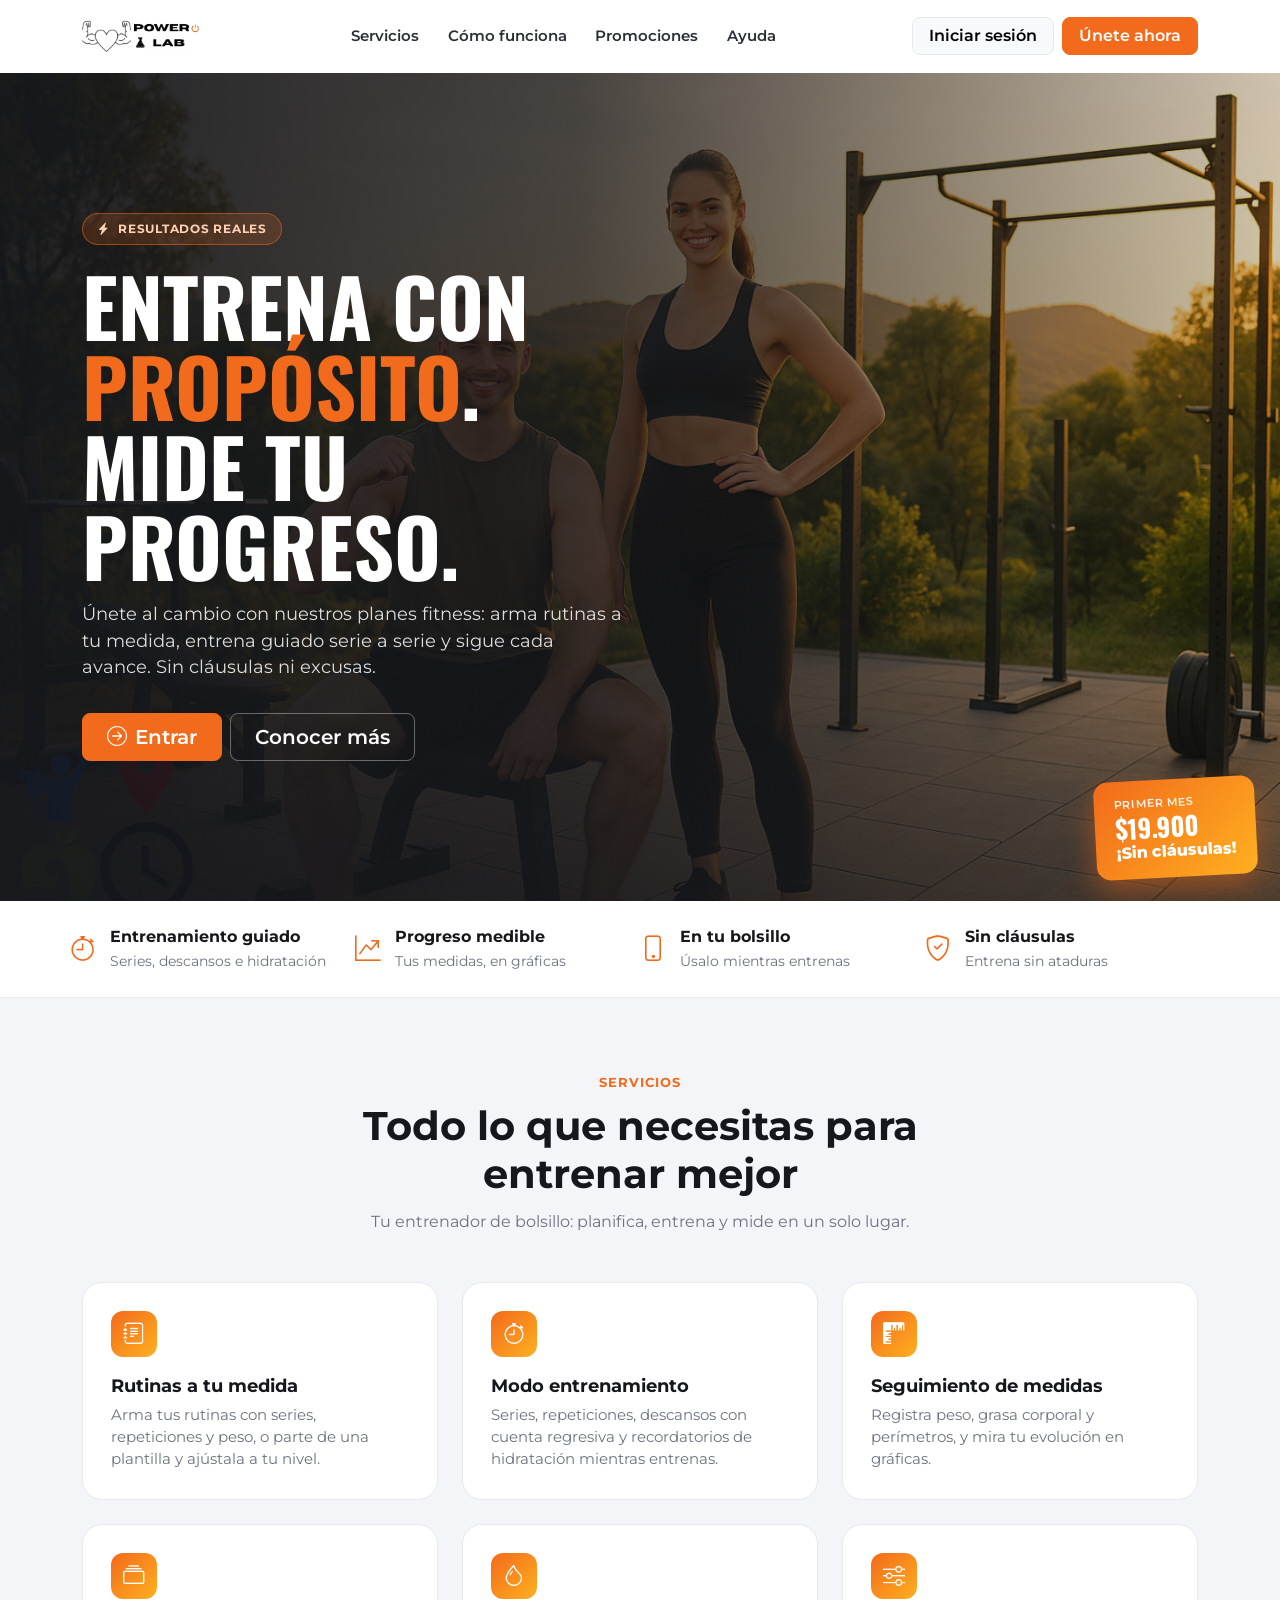
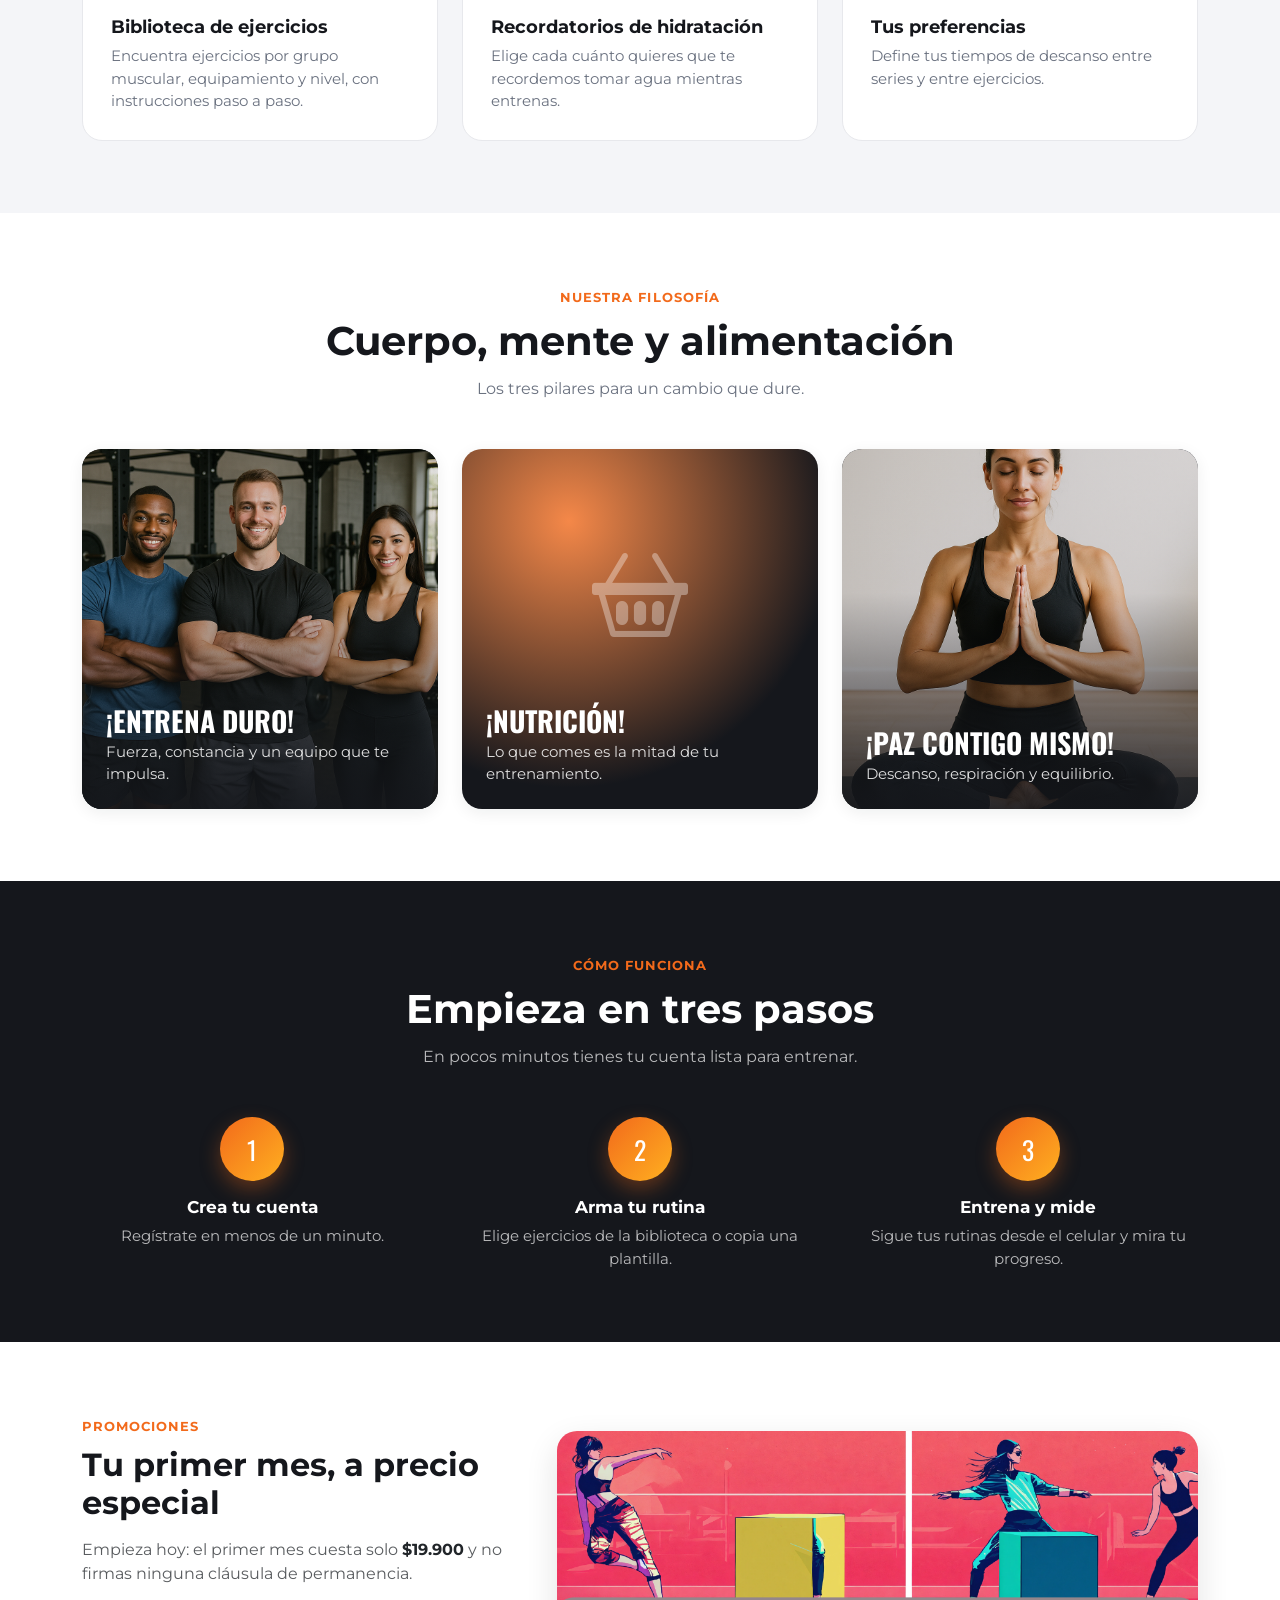
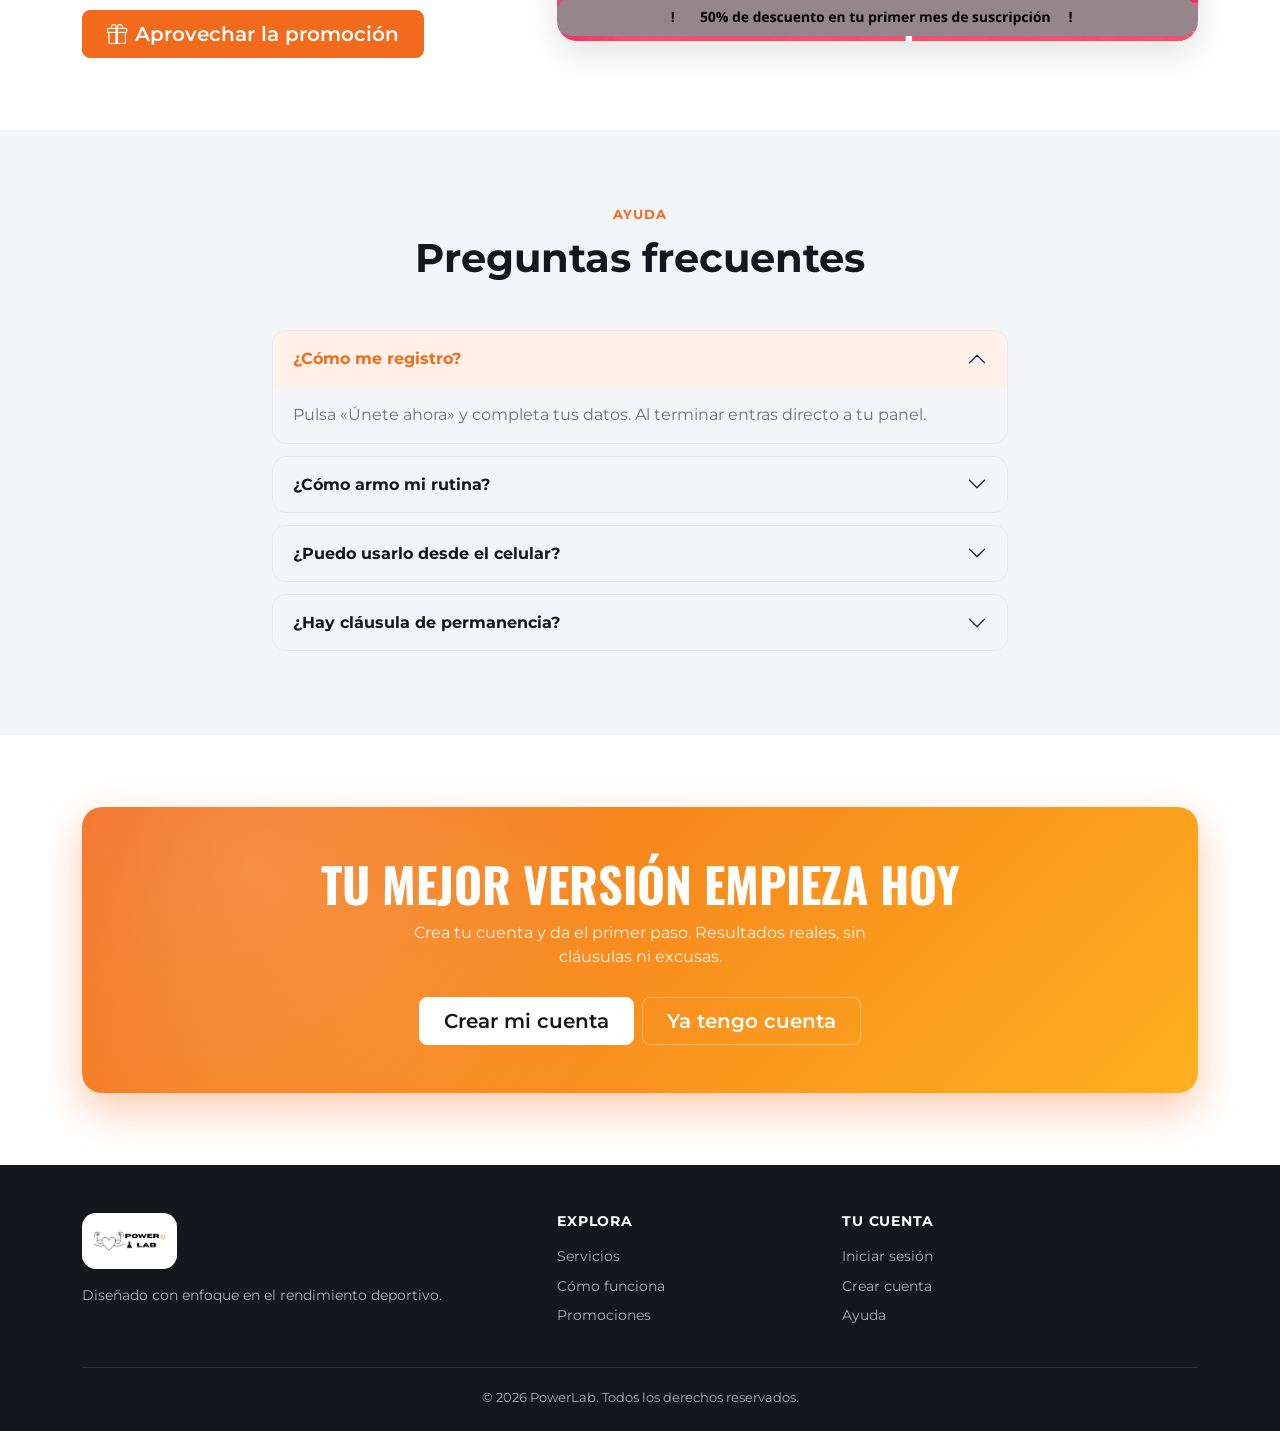
<file: powerlab2.0-main/views/index.html>
<!DOCTYPE html>
<html lang="es">
<head>
  <meta charset="UTF-8">
  <meta name="viewport" content="width=device-width, initial-scale=1, viewport-fit=cover">
  <meta name="description" content="PowerLab: arma tus rutinas, entrena con temporizador y sigue tu progreso. Primer mes sin cláusulas.">
  <meta name="theme-color" content="#15171c">
  <title>PowerLab · Entrena con propósito</title>
  <link rel="icon" href="../imagenes/logopower.png" type="image/png">

  <link rel="preconnect" href="https://fonts.googleapis.com">
  <link rel="preconnect" href="https://fonts.gstatic.com" crossorigin>
  <link href="https://fonts.googleapis.com/css2?family=Montserrat:wght@400;500;600;700;800&family=Oswald:wght@500;600&display=swap" rel="stylesheet">
  <link href="https://cdn.jsdelivr.net/npm/bootstrap@5.3.3/dist/css/bootstrap.min.css" rel="stylesheet">
  <link href="https://cdn.jsdelivr.net/npm/bootstrap-icons@1.11.3/font/bootstrap-icons.min.css" rel="stylesheet">
  <link href="../views/css/deportista.css" rel="stylesheet">
  <link href="../views/css/publico.css" rel="stylesheet">
</head>
<body class="pl-publico">

  <!-- Navbar -->
  <nav class="navbar navbar-expand-lg pub-nav">
    <div class="container">
      <a class="navbar-brand" href="index.html"><img src="../imagenes/logopower.png" alt="PowerLab"></a>
      <button class="navbar-toggler" type="button" data-bs-toggle="collapse" data-bs-target="#menuPublico" aria-controls="menuPublico" aria-expanded="false" aria-label="Abrir menú">
        <i class="bi bi-list"></i>
      </button>
      <div class="collapse navbar-collapse" id="menuPublico">
        <ul class="navbar-nav mx-auto">
          <li class="nav-item"><a class="nav-link" href="#servicios">Servicios</a></li>
          <li class="nav-item"><a class="nav-link" href="#como-funciona">Cómo funciona</a></li>
          <li class="nav-item"><a class="nav-link" href="#promociones">Promociones</a></li>
          <li class="nav-item"><a class="nav-link" href="#ayuda">Ayuda</a></li>
        </ul>
        <div class="d-flex gap-2 align-items-center pub-nav__acciones">
          <a href="inicio-de-sesion.php" class="btn btn-light border px-3">Iniciar sesión</a>
          <a href="registro.php" class="btn btn-pl px-3">Únete ahora</a>
        </div>
      </div>
    </div>
  </nav>

  <!-- Hero -->
  <header class="pub-hero">
    <img src="../imagenes/anuncio2.png" alt="" class="pub-hero__img" fetchpriority="high">
    <div class="container pub-hero__contenido">
      <div class="col-lg-7 col-xl-6">
        <span class="pub-hero__kicker"><i class="bi bi-lightning-charge-fill"></i>Resultados reales</span>
        <h1 class="pub-hero__titulo">Entrena con <span>propósito</span>.<br>Mide tu progreso.</h1>
        <p class="pub-hero__texto">Únete al cambio con nuestros planes fitness: arma rutinas a tu medida, entrena guiado serie a serie y sigue cada avance. Sin cláusulas ni excusas.</p>
        <div class="d-flex flex-wrap gap-2">
          <a href="Elije-tu-rol.html" class="btn btn-pl btn-lg px-4"><i class="bi bi-arrow-right-circle me-2"></i>Entrar</a>
          <a href="#servicios" class="btn btn-pl-fantasma btn-lg px-4">Conocer más</a>
        </div>
      </div>
    </div>
    <div class="pub-promo-badge">
      <small>Primer mes</small>
      <strong>$19.900</strong>
      ¡Sin cláusulas!
    </div>
  </header>

  <!-- Beneficios -->
  <section class="pub-beneficios" aria-label="Beneficios">
    <div class="container">
      <div class="row row-cols-1 row-cols-sm-2 row-cols-lg-4">
        <div class="col pub-beneficio pl-reveal"><i class="bi bi-stopwatch"></i><div><strong>Entrenamiento guiado</strong><span>Series, descansos e hidratación</span></div></div>
        <div class="col pub-beneficio pl-reveal"><i class="bi bi-graph-up-arrow"></i><div><strong>Progreso medible</strong><span>Tus medidas, en gráficas</span></div></div>
        <div class="col pub-beneficio pl-reveal"><i class="bi bi-phone"></i><div><strong>En tu bolsillo</strong><span>Úsalo mientras entrenas</span></div></div>
        <div class="col pub-beneficio pl-reveal"><i class="bi bi-shield-check"></i><div><strong>Sin cláusulas</strong><span>Entrena sin ataduras</span></div></div>
      </div>
    </div>
  </section>

  <!-- Servicios -->
  <section class="pub-seccion pub-seccion--gris" id="servicios">
    <div class="container">
      <div class="pub-encabezado pl-reveal">
        <span class="pub-encabezado__kicker">Servicios</span>
        <h2>Todo lo que necesitas para entrenar mejor</h2>
        <p>Tu entrenador de bolsillo: planifica, entrena y mide en un solo lugar.</p>
      </div>
      <div class="row g-4">
        <div class="col-md-6 col-lg-4 pl-reveal">
          <article class="pub-servicio">
            <span class="pl-acceso__icono"><i class="bi bi-journal-text"></i></span>
            <h3>Rutinas a tu medida</h3>
            <p>Arma tus rutinas con series, repeticiones y peso, o parte de una plantilla y ajústala a tu nivel.</p>
          </article>
        </div>
        <div class="col-md-6 col-lg-4 pl-reveal">
          <article class="pub-servicio">
            <span class="pl-acceso__icono"><i class="bi bi-stopwatch"></i></span>
            <h3>Modo entrenamiento</h3>
            <p>Series, repeticiones, descansos con cuenta regresiva y recordatorios de hidratación mientras entrenas.</p>
          </article>
        </div>
        <div class="col-md-6 col-lg-4 pl-reveal">
          <article class="pub-servicio">
            <span class="pl-acceso__icono"><i class="bi bi-rulers"></i></span>
            <h3>Seguimiento de medidas</h3>
            <p>Registra peso, grasa corporal y perímetros, y mira tu evolución en gráficas.</p>
          </article>
        </div>
        <div class="col-md-6 col-lg-4 pl-reveal">
          <article class="pub-servicio">
            <span class="pl-acceso__icono"><i class="bi bi-collection"></i></span>
            <h3>Biblioteca de ejercicios</h3>
            <p>Encuentra ejercicios por grupo muscular, equipamiento y nivel, con instrucciones paso a paso.</p>
          </article>
        </div>
        <div class="col-md-6 col-lg-4 pl-reveal">
          <article class="pub-servicio">
            <span class="pl-acceso__icono"><i class="bi bi-droplet"></i></span>
            <h3>Recordatorios de hidratación</h3>
            <p>Elige cada cuánto quieres que te recordemos tomar agua mientras entrenas.</p>
          </article>
        </div>
        <div class="col-md-6 col-lg-4 pl-reveal">
          <article class="pub-servicio">
            <span class="pl-acceso__icono"><i class="bi bi-sliders"></i></span>
            <h3>Tus preferencias</h3>
            <p>Define tus tiempos de descanso entre series y entre ejercicios.</p>
          </article>
        </div>
      </div>
    </div>
  </section>

  <!-- Pilares -->
  <section class="pub-seccion">
    <div class="container">
      <div class="pub-encabezado pl-reveal">
        <span class="pub-encabezado__kicker">Nuestra filosofía</span>
        <h2>Cuerpo, mente y alimentación</h2>
        <p>Los tres pilares para un cambio que dure.</p>
      </div>
      <div class="row g-4">
        <div class="col-md-4 pl-reveal">
          <div class="pub-pilar">
            <img src="../imagenes/instructores.png" alt="Personas entrenando en el gimnasio" loading="lazy">
            <div class="pub-pilar__texto">
              <h3>¡Entrena duro!</h3>
              <p>Fuerza, constancia y un equipo que te impulsa.</p>
            </div>
          </div>
        </div>
        <div class="col-md-4 pl-reveal">
          <div class="pub-pilar pub-pilar--icono">
            <i class="bi bi-basket2"></i>
            <div class="pub-pilar__texto">
              <h3>¡Nutrición!</h3>
              <p>Lo que comes es la mitad de tu entrenamiento.</p>
            </div>
          </div>
        </div>
        <div class="col-md-4 pl-reveal">
          <div class="pub-pilar">
            <img src="../imagenes/joga.png" alt="Persona meditando en postura de yoga" loading="lazy">
            <div class="pub-pilar__texto">
              <h3>¡Paz contigo mismo!</h3>
              <p>Descanso, respiración y equilibrio.</p>
            </div>
          </div>
        </div>
      </div>
    </div>
  </section>

  <!-- Cómo funciona -->
  <section class="pub-seccion pub-seccion--oscura" id="como-funciona">
    <div class="container">
      <div class="pub-encabezado pl-reveal">
        <span class="pub-encabezado__kicker">Cómo funciona</span>
        <h2>Empieza en tres pasos</h2>
        <p>En pocos minutos tienes tu cuenta lista para entrenar.</p>
      </div>
      <div class="row g-5">
        <div class="col-md-4 pub-paso pl-reveal">
          <div class="pub-paso__numero">1</div>
          <h3>Crea tu cuenta</h3>
          <p>Regístrate en menos de un minuto.</p>
        </div>
        <div class="col-md-4 pub-paso pl-reveal">
          <div class="pub-paso__numero">2</div>
          <h3>Arma tu rutina</h3>
          <p>Elige ejercicios de la biblioteca o copia una plantilla.</p>
        </div>
        <div class="col-md-4 pub-paso pl-reveal">
          <div class="pub-paso__numero">3</div>
          <h3>Entrena y mide</h3>
          <p>Sigue tus rutinas desde el celular y mira tu progreso.</p>
        </div>
      </div>
    </div>
  </section>

  <!-- Promociones -->
  <section class="pub-seccion" id="promociones">
    <div class="container">
      <div class="row g-4 align-items-center">
        <div class="col-lg-5 pl-reveal">
          <span class="pub-encabezado__kicker">Promociones</span>
          <h2 class="mt-2 mb-3">Tu primer mes, a precio especial</h2>
          <p class="text-body-secondary mb-4">Empieza hoy: el primer mes cuesta solo <strong class="text-body">$19.900</strong> y no firmas ninguna cláusula de permanencia.</p>
          <a href="registro.php" class="btn btn-pl btn-lg px-4"><i class="bi bi-gift me-2"></i>Aprovechar la promoción</a>
        </div>
        <div class="col-lg-7 pl-reveal">
          <div class="pub-promo">
            <img src="../imagenes/descuentos.png" alt="50% de descuento en tu primer mes de suscripción" loading="lazy">
          </div>
        </div>
      </div>
    </div>
  </section>

  <!-- Ayuda / preguntas frecuentes -->
  <section class="pub-seccion pub-seccion--gris" id="ayuda">
    <div class="container">
      <div class="pub-encabezado pl-reveal">
        <span class="pub-encabezado__kicker">Ayuda</span>
        <h2>Preguntas frecuentes</h2>
      </div>
      <div class="row justify-content-center">
        <div class="col-lg-8">
          <div class="accordion pub-faq pl-reveal" id="faq">
            <div class="accordion-item">
              <h3 class="accordion-header">
                <button class="accordion-button" type="button" data-bs-toggle="collapse" data-bs-target="#faq1" aria-expanded="true" aria-controls="faq1">¿Cómo me registro?</button>
              </h3>
              <div id="faq1" class="accordion-collapse collapse show" data-bs-parent="#faq">
                <div class="accordion-body">Pulsa «Únete ahora» y completa tus datos. Al terminar entras directo a tu panel.</div>
              </div>
            </div>
            <div class="accordion-item">
              <h3 class="accordion-header">
                <button class="accordion-button collapsed" type="button" data-bs-toggle="collapse" data-bs-target="#faq2" aria-expanded="false" aria-controls="faq2">¿Cómo armo mi rutina?</button>
              </h3>
              <div id="faq2" class="accordion-collapse collapse" data-bs-parent="#faq">
                <div class="accordion-body">Desde «Mis rutinas» eliges ejercicios de la biblioteca y defines series, repeticiones y peso. También puedes copiar una plantilla y modificarla a tu gusto.</div>
              </div>
            </div>
            <div class="accordion-item">
              <h3 class="accordion-header">
                <button class="accordion-button collapsed" type="button" data-bs-toggle="collapse" data-bs-target="#faq3" aria-expanded="false" aria-controls="faq3">¿Puedo usarlo desde el celular?</button>
              </h3>
              <div id="faq3" class="accordion-collapse collapse" data-bs-parent="#faq">
                <div class="accordion-body">Sí. PowerLab está diseñado primero para móvil, para que lo uses mientras entrenas.</div>
              </div>
            </div>
            <div class="accordion-item">
              <h3 class="accordion-header">
                <button class="accordion-button collapsed" type="button" data-bs-toggle="collapse" data-bs-target="#faq4" aria-expanded="false" aria-controls="faq4">¿Hay cláusula de permanencia?</button>
              </h3>
              <div id="faq4" class="accordion-collapse collapse" data-bs-parent="#faq">
                <div class="accordion-body">No. Puedes entrenar con nosotros sin cláusulas.</div>
              </div>
            </div>
          </div>
        </div>
      </div>
    </div>
  </section>

  <!-- Llamado final -->
  <section class="pub-seccion">
    <div class="container">
      <div class="pub-cta pl-reveal">
        <h2>Tu mejor versión empieza hoy</h2>
        <p>Crea tu cuenta y da el primer paso. Resultados reales, sin cláusulas ni excusas.</p>
        <div class="d-flex flex-wrap justify-content-center gap-2">
          <a href="registro.php" class="btn btn-pl-claro btn-lg px-4">Crear mi cuenta</a>
          <a href="inicio-de-sesion.php" class="btn btn-pl-fantasma btn-lg px-4">Ya tengo cuenta</a>
        </div>
      </div>
    </div>
  </section>

  <!-- Footer -->
  <footer class="pub-footer">
    <div class="container">
      <div class="row g-4">
        <div class="col-lg-5">
          <span class="pub-footer__logo"><img src="../imagenes/logopower.png" alt="PowerLab"></span>
          <p class="mt-3 mb-0">Diseñado con enfoque en el rendimiento deportivo.</p>
        </div>
        <div class="col-6 col-lg-3">
          <h4>Explora</h4>
          <ul>
            <li><a href="#servicios">Servicios</a></li>
            <li><a href="#como-funciona">Cómo funciona</a></li>
            <li><a href="#promociones">Promociones</a></li>
          </ul>
        </div>
        <div class="col-6 col-lg-4">
          <h4>Tu cuenta</h4>
          <ul>
            <li><a href="inicio-de-sesion.php">Iniciar sesión</a></li>
            <li><a href="registro.php">Crear cuenta</a></li>
            <li><a href="#ayuda">Ayuda</a></li>
          </ul>
        </div>
      </div>
      <div class="pub-footer__legal text-center">© <span data-pub-anio>2025</span> PowerLab. Todos los derechos reservados.</div>
    </div>
  </footer>

  <div class="pl-toasts" id="plToasts" aria-live="polite" aria-atomic="true"></div>

  <script src="https://cdn.jsdelivr.net/npm/bootstrap@5.3.3/dist/js/bootstrap.bundle.min.js"></script>
  <script src="../views/js/deportista.js"></script>
  <script src="../views/js/publico.js"></script>
</body>
</html>
</file>
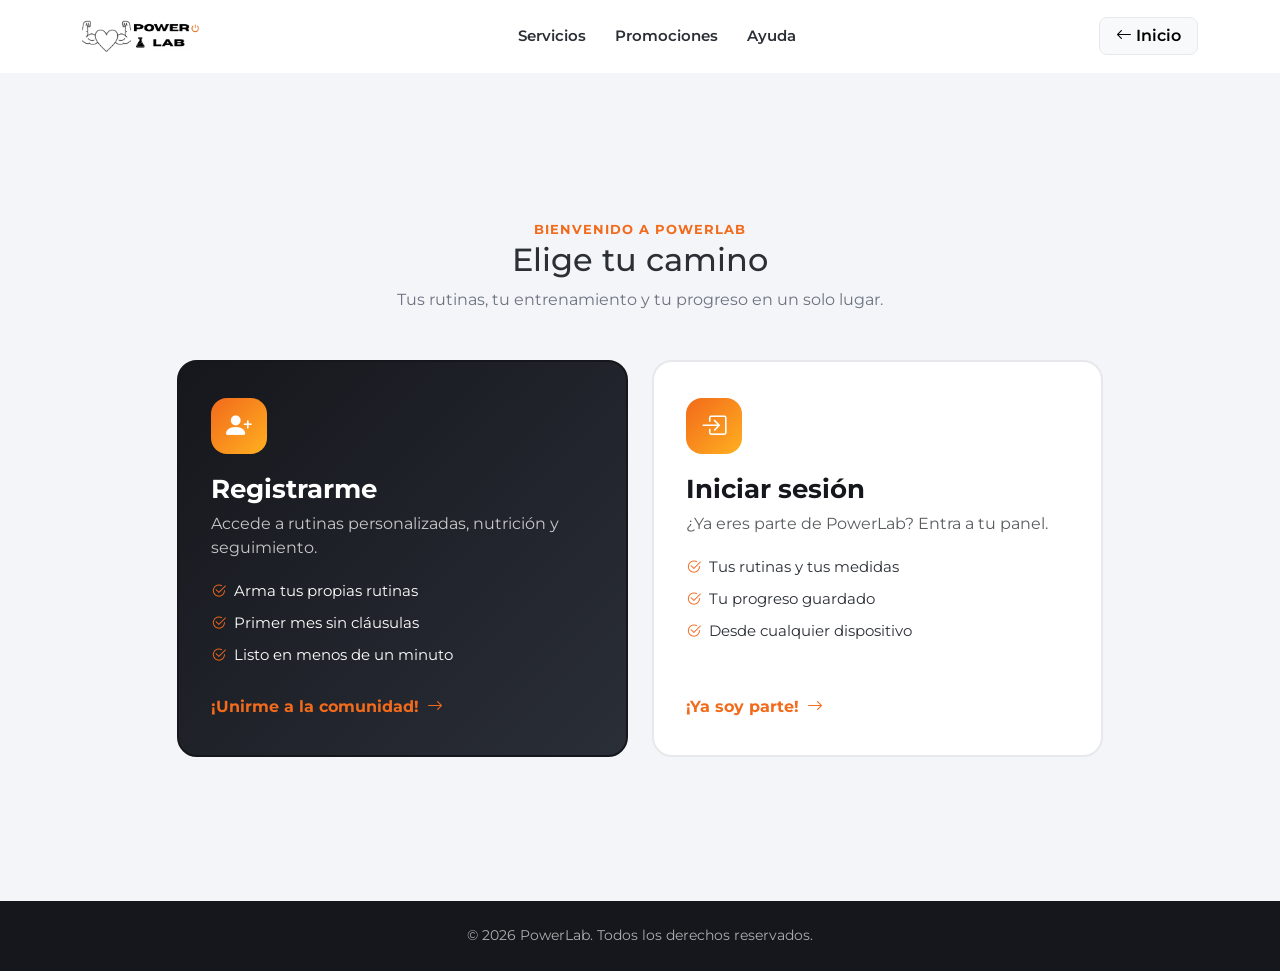
<file: powerlab2.0-main/views/Elije-tu-rol.html>
<!DOCTYPE html>
<html lang="es">
<head>
  <meta charset="UTF-8">
  <meta name="viewport" content="width=device-width, initial-scale=1, viewport-fit=cover">
  <meta name="theme-color" content="#15171c">
  <title>Elige tu camino · PowerLab</title>
  <link rel="icon" href="../imagenes/logopower.png" type="image/png">

  <link rel="preconnect" href="https://fonts.googleapis.com">
  <link rel="preconnect" href="https://fonts.gstatic.com" crossorigin>
  <link href="https://fonts.googleapis.com/css2?family=Montserrat:wght@400;500;600;700;800&family=Oswald:wght@500;600&display=swap" rel="stylesheet">
  <link href="https://cdn.jsdelivr.net/npm/bootstrap@5.3.3/dist/css/bootstrap.min.css" rel="stylesheet">
  <link href="https://cdn.jsdelivr.net/npm/bootstrap-icons@1.11.3/font/bootstrap-icons.min.css" rel="stylesheet">
  <link href="../views/css/deportista.css" rel="stylesheet">
  <link href="../views/css/publico.css" rel="stylesheet">
</head>
<body class="pl-publico">

  <!-- Navbar -->
  <nav class="navbar navbar-expand-lg pub-nav">
    <div class="container">
      <a class="navbar-brand" href="index.html"><img src="../imagenes/logopower.png" alt="PowerLab"></a>
      <button class="navbar-toggler" type="button" data-bs-toggle="collapse" data-bs-target="#menuPublico" aria-controls="menuPublico" aria-expanded="false" aria-label="Abrir menú">
        <i class="bi bi-list"></i>
      </button>
      <div class="collapse navbar-collapse" id="menuPublico">
        <ul class="navbar-nav mx-auto">
          <li class="nav-item"><a class="nav-link" href="index.html#servicios">Servicios</a></li>
          <li class="nav-item"><a class="nav-link" href="index.html#promociones">Promociones</a></li>
          <li class="nav-item"><a class="nav-link" href="index.html#ayuda">Ayuda</a></li>
        </ul>
        <div class="d-flex gap-2 align-items-center pub-nav__acciones">
          <a href="index.html" class="btn btn-light border px-3"><i class="bi bi-arrow-left me-1"></i>Inicio</a>
        </div>
      </div>
    </div>
  </nav>

  <main class="pub-camino">
    <div class="container">
      <div class="pub-encabezado mb-4 mb-md-5 pl-reveal">
        <span class="pub-encabezado__kicker">Bienvenido a PowerLab</span>
        <h1 class="h2">Elige tu camino</h1>
        <p>Tus rutinas, tu entrenamiento y tu progreso en un solo lugar.</p>
      </div>

      <div class="row g-4 justify-content-center">
        <div class="col-md-6 col-lg-5 pl-reveal">
          <a href="registro.php" class="pub-opcion pub-opcion--destacada">
            <span class="pl-acceso__icono"><i class="bi bi-person-plus-fill"></i></span>
            <h2>Registrarme</h2>
            <p class="mb-0">Accede a rutinas personalizadas, nutrición y seguimiento.</p>
            <ul>
              <li><i class="bi bi-check2-circle"></i>Arma tus propias rutinas</li>
              <li><i class="bi bi-check2-circle"></i>Primer mes sin cláusulas</li>
              <li><i class="bi bi-check2-circle"></i>Listo en menos de un minuto</li>
            </ul>
            <span class="pub-opcion__accion">¡Unirme a la comunidad! <i class="bi bi-arrow-right pub-opcion__flecha"></i></span>
          </a>
        </div>

        <div class="col-md-6 col-lg-5 pl-reveal">
          <a href="inicio-de-sesion.php" class="pub-opcion">
            <span class="pl-acceso__icono"><i class="bi bi-box-arrow-in-right"></i></span>
            <h2>Iniciar sesión</h2>
            <p class="text-body-secondary mb-0">¿Ya eres parte de PowerLab? Entra a tu panel.</p>
            <ul>
              <li><i class="bi bi-check2-circle"></i>Tus rutinas y tus medidas</li>
              <li><i class="bi bi-check2-circle"></i>Tu progreso guardado</li>
              <li><i class="bi bi-check2-circle"></i>Desde cualquier dispositivo</li>
            </ul>
            <span class="pub-opcion__accion">¡Ya soy parte! <i class="bi bi-arrow-right pub-opcion__flecha"></i></span>
          </a>
        </div>
      </div>
    </div>
  </main>

  <footer class="pub-footer py-4">
    <div class="container text-center">© <span data-pub-anio>2025</span> PowerLab. Todos los derechos reservados.</div>
  </footer>

  <div class="pl-toasts" id="plToasts" aria-live="polite" aria-atomic="true"></div>

  <script src="https://cdn.jsdelivr.net/npm/bootstrap@5.3.3/dist/js/bootstrap.bundle.min.js"></script>
  <script src="../views/js/deportista.js"></script>
  <script src="../views/js/publico.js"></script>
</body>
</html>
</file>
<file: powerlab2.0-main/views/css/deportista.css>
/* =========================================================
   PowerLab · Estilos del rol deportista
   Paleta tomada del logo: negro tinta + naranja "power".
   ========================================================= */

:root {
  /* Marca */
  --pl-primario: #f26a1b;
  --pl-primario-hover: #d9590f;
  --pl-primario-suave: #fff1e8;
  --pl-primario-rgb: 242, 106, 27;
  --pl-acento: #ffb020;

  /* Neutros */
  --pl-tinta: #15171c;
  --pl-tinta-2: #2a2e37;
  --pl-texto: #2b2f36;
  --pl-texto-suave: #6b7280;
  --pl-borde: #e7e8ec;
  --pl-fondo: #f4f5f8;
  --pl-superficie: #ffffff;

  /* Estados */
  --pl-exito: #16a34a;
  --pl-exito-suave: #e8f7ee;
  --pl-alerta: #d97706;
  --pl-alerta-suave: #fff6e0;
  --pl-peligro: #dc2626;
  --pl-peligro-suave: #fdecec;
  --pl-info: #2563eb;
  --pl-info-suave: #e9f0ff;

  /* Tipografía */
  --pl-fuente: "Montserrat", system-ui, -apple-system, "Segoe UI", sans-serif;
  --pl-fuente-display: "Oswald", "Montserrat", sans-serif;

  /* Forma */
  --pl-radio-sm: 0.5rem;
  --pl-radio: 0.875rem;
  --pl-radio-lg: 1.25rem;
  --pl-sombra-sm: 0 1px 2px rgba(21, 23, 28, 0.06), 0 1px 3px rgba(21, 23, 28, 0.04);
  --pl-sombra: 0 4px 16px rgba(21, 23, 28, 0.07);
  --pl-sombra-lg: 0 12px 32px rgba(21, 23, 28, 0.12);
  --pl-transicion: 0.2s cubic-bezier(0.4, 0, 0.2, 1);

  /* Layout */
  --pl-sidebar-ancho: 252px;
  --pl-topbar-alto: 60px;
  --pl-tabbar-alto: 68px;

  /* Integración con Bootstrap */
  --bs-body-font-family: var(--pl-fuente);
  --bs-body-color: var(--pl-texto);
  --bs-body-bg: var(--pl-fondo);
  --bs-link-color: var(--pl-primario);
  --bs-link-color-rgb: var(--pl-primario-rgb);
  --bs-link-hover-color: var(--pl-primario-hover);
  --bs-border-color: var(--pl-borde);
  --bs-focus-ring-color: rgba(var(--pl-primario-rgb), 0.25);
}

/* ---------- Base ---------- */
html { scroll-behavior: smooth; }

body.pl-app {
  font-family: var(--pl-fuente);
  background: var(--pl-fondo);
  color: var(--pl-texto);
  min-height: 100vh;
  -webkit-font-smoothing: antialiased;
}

h1, h2, h3, h4, h5, h6 { color: var(--pl-tinta); font-weight: 700; }

.pl-display { font-family: var(--pl-fuente-display); letter-spacing: 0.01em; }

::selection { background: rgba(var(--pl-primario-rgb), 0.2); }

:focus-visible { outline: 3px solid rgba(var(--pl-primario-rgb), 0.45); outline-offset: 2px; }

/* ---------- Sidebar (escritorio) ---------- */
.pl-sidebar {
  position: fixed;
  inset: 0 auto 0 0;
  width: var(--pl-sidebar-ancho);
  background: var(--pl-superficie);
  border-right: 1px solid var(--pl-borde);
  display: flex;
  flex-direction: column;
  padding: 1.25rem 1rem;
  z-index: 1030;
}

.pl-sidebar__logo { display: block; padding: 0 0.5rem 1.25rem; }
.pl-sidebar__logo img { width: 100%; max-width: 170px; height: auto; }

.pl-sidebar__nav { list-style: none; margin: 0; padding: 0; display: flex; flex-direction: column; gap: 0.25rem; }

.pl-sidebar__pie { margin-top: auto; border-top: 1px solid var(--pl-borde); padding-top: 1rem; }

.pl-nav-link {
  display: flex;
  align-items: center;
  gap: 0.75rem;
  padding: 0.7rem 0.85rem;
  border-radius: var(--pl-radio-sm);
  color: var(--pl-texto-suave);
  font-weight: 600;
  font-size: 0.93rem;
  text-decoration: none;
  transition: background var(--pl-transicion), color var(--pl-transicion), transform var(--pl-transicion);
}
.pl-nav-link i { font-size: 1.15rem; }
.pl-nav-link span { white-space: nowrap; }
.pl-nav-link:hover { background: var(--pl-fondo); color: var(--pl-tinta); transform: translateX(2px); }
.pl-nav-link.active { background: var(--pl-primario-suave); color: var(--pl-primario); }
.pl-nav-link.is-disabled { opacity: 0.55; pointer-events: none; }
.pl-nav-link--salir:hover { background: var(--pl-peligro-suave); color: var(--pl-peligro); }

.pl-badge-pronto {
  margin-left: auto;
  font-size: 0.65rem;
  font-weight: 700;
  text-transform: uppercase;
  letter-spacing: 0.04em;
  background: var(--pl-fondo);
  color: var(--pl-texto-suave);
  border-radius: 999px;
  padding: 0.15rem 0.5rem;
}

/* Usuario en sidebar / topbar */
.pl-usuario { display: flex; align-items: center; gap: 0.65rem; padding: 0.5rem; }
.pl-usuario__nombre { font-weight: 700; color: var(--pl-tinta); font-size: 0.9rem; line-height: 1.2; }
.pl-usuario__rol { font-size: 0.75rem; color: var(--pl-texto-suave); }

.pl-avatar {
  width: 40px;
  height: 40px;
  flex-shrink: 0;
  border-radius: 50%;
  display: inline-flex;
  align-items: center;
  justify-content: center;
  font-weight: 700;
  font-size: 0.9rem;
  color: #fff;
  background: linear-gradient(135deg, var(--pl-primario), var(--pl-acento));
  text-transform: uppercase;
}
.pl-avatar--lg { width: 52px; height: 52px; font-size: 1.1rem; }
.pl-avatar--oscuro { background: linear-gradient(135deg, var(--pl-tinta-2), var(--pl-tinta)); }

/* ---------- Topbar (móvil) ---------- */
.pl-topbar {
  position: sticky;
  top: 0;
  height: var(--pl-topbar-alto);
  background: rgba(255, 255, 255, 0.92);
  backdrop-filter: blur(10px);
  border-bottom: 1px solid var(--pl-borde);
  display: flex;
  align-items: center;
  justify-content: space-between;
  padding: 0 1rem;
  z-index: 1030;
}
.pl-topbar__logo img { height: 50px; width: auto; margin: -6px 0; } /* el PNG trae margen blanco */
.pl-topbar .pl-avatar { width: 36px; height: 36px; font-size: 0.8rem; border: 0; }

/* ---------- Tabbar inferior (móvil) ---------- */
.pl-tabbar {
  position: fixed;
  inset: auto 0 0 0;
  height: calc(var(--pl-tabbar-alto) + env(safe-area-inset-bottom));
  padding-bottom: env(safe-area-inset-bottom);
  background: var(--pl-superficie);
  border-top: 1px solid var(--pl-borde);
  box-shadow: 0 -4px 20px rgba(21, 23, 28, 0.06);
  display: grid;
  grid-template-columns: repeat(5, 1fr);
  align-items: center;
  z-index: 1030;
}

.pl-tab {
  display: flex;
  flex-direction: column;
  align-items: center;
  gap: 0.15rem;
  font-size: 0.68rem;
  font-weight: 600;
  color: var(--pl-texto-suave);
  text-decoration: none;
  background: none;
  border: 0;
  padding: 0.35rem 0;
  transition: color var(--pl-transicion), transform var(--pl-transicion);
}
.pl-tab i { font-size: 1.3rem; line-height: 1; }
.pl-tab:active { transform: scale(0.92); }
.pl-tab.active { color: var(--pl-primario); }
.pl-tab.is-disabled { opacity: 0.45; pointer-events: none; }

.pl-tab--principal .pl-tab__circulo {
  width: 54px;
  height: 54px;
  margin-top: -26px;
  border-radius: 50%;
  display: flex;
  align-items: center;
  justify-content: center;
  background: linear-gradient(135deg, var(--pl-primario), var(--pl-acento));
  color: #fff;
  box-shadow: 0 6px 18px rgba(var(--pl-primario-rgb), 0.45);
  border: 4px solid var(--pl-superficie);
}
.pl-tab--principal .pl-tab__circulo i { font-size: 1.45rem; }
.pl-tab--principal.is-disabled .pl-tab__circulo { background: var(--pl-texto-suave); box-shadow: none; }

/* ---------- Contenido ---------- */
.pl-contenido {
  min-height: 100vh;
  display: flex;
  flex-direction: column;
}

.pl-main {
  flex: 1;
  width: 100%;
  max-width: 1200px;
  margin: 0 auto;
  padding: 1.25rem 1rem calc(var(--pl-tabbar-alto) + 1.5rem + env(safe-area-inset-bottom));
}

.pl-footer {
  text-align: center;
  font-size: 0.8rem;
  color: var(--pl-texto-suave);
  padding: 1rem 1rem calc(var(--pl-tabbar-alto) + 1rem);
}

@media (min-width: 992px) {
  .pl-contenido { margin-left: var(--pl-sidebar-ancho); }
  .pl-main { padding: 2rem 2rem 2.5rem; }
  .pl-footer { padding-bottom: 1.25rem; }
}

/* Encabezado de página */
.pl-page-header { display: flex; flex-wrap: wrap; align-items: flex-end; justify-content: space-between; gap: 1rem; margin-bottom: 1.5rem; }
.pl-page-header__titulo { font-size: 1.6rem; margin: 0; }
.pl-page-header__sub { color: var(--pl-texto-suave); margin: 0.25rem 0 0; }

@media (min-width: 768px) {
  .pl-page-header__titulo { font-size: 2rem; }
}

.pl-seccion-titulo {
  font-size: 1.05rem;
  font-weight: 700;
  margin: 0 0 0.85rem;
  display: flex;
  align-items: center;
  justify-content: space-between;
  gap: 0.5rem;
}
.pl-seccion-titulo a { font-size: 0.85rem; font-weight: 600; text-decoration: none; }

/* ---------- Tarjetas ---------- */
.pl-card {
  background: var(--pl-superficie);
  border: 1px solid var(--pl-borde);
  border-radius: var(--pl-radio);
  box-shadow: var(--pl-sombra-sm);
  padding: 1.25rem;
  transition: box-shadow var(--pl-transicion), transform var(--pl-transicion), border-color var(--pl-transicion);
}
.pl-card--interactiva:hover { box-shadow: var(--pl-sombra); transform: translateY(-2px); border-color: rgba(var(--pl-primario-rgb), 0.35); }

/* Hero del dashboard */
.pl-hero {
  position: relative;
  overflow: hidden;
  border-radius: var(--pl-radio-lg);
  padding: 1.5rem;
  color: #fff;
  background:
    radial-gradient(circle at 85% 20%, rgba(var(--pl-primario-rgb), 0.55), transparent 55%),
    linear-gradient(135deg, var(--pl-tinta) 0%, var(--pl-tinta-2) 100%);
  box-shadow: var(--pl-sombra-lg);
}
.pl-hero::after {
  content: "";
  position: absolute;
  right: -40px;
  bottom: -60px;
  width: 220px;
  height: 220px;
  border-radius: 50%;
  border: 28px solid rgba(255, 255, 255, 0.05);
}
.pl-hero h1, .pl-hero h2 { color: #fff; }
.pl-hero__fecha { text-transform: uppercase; font-size: 0.75rem; letter-spacing: 0.08em; opacity: 0.7; font-weight: 600; }
.pl-hero__titulo { font-family: var(--pl-fuente-display); font-size: 2rem; line-height: 1.1; margin: 0.35rem 0 0.5rem; text-transform: uppercase; }
.pl-hero__frase { opacity: 0.85; margin-bottom: 1.25rem; max-width: 34rem; }

@media (min-width: 768px) {
  .pl-hero { padding: 2.25rem; }
  .pl-hero__titulo { font-size: 2.6rem; }
}

/* Indicadores */
.pl-stat {
  height: 100%;
  background: var(--pl-superficie);
  border: 1px solid var(--pl-borde);
  border-radius: var(--pl-radio);
  padding: 1rem;
  display: flex;
  flex-direction: column;
  gap: 0.35rem;
  box-shadow: var(--pl-sombra-sm);
}
.pl-stat__icono {
  width: 38px;
  height: 38px;
  border-radius: 10px;
  display: inline-flex;
  align-items: center;
  justify-content: center;
  font-size: 1.15rem;
  background: var(--pl-primario-suave);
  color: var(--pl-primario);
}
.pl-stat__icono--exito { background: var(--pl-exito-suave); color: var(--pl-exito); }
.pl-stat__icono--info { background: var(--pl-info-suave); color: var(--pl-info); }
.pl-stat__icono--alerta { background: var(--pl-alerta-suave); color: var(--pl-alerta); }
.pl-stat__valor { font-family: var(--pl-fuente-display); font-size: 1.75rem; font-weight: 600; color: var(--pl-tinta); line-height: 1.1; }
.pl-stat__valor--texto { font-family: var(--pl-fuente); font-size: 1rem; font-weight: 700; }
.pl-stat__etiqueta { font-size: 0.78rem; color: var(--pl-texto-suave); font-weight: 600; }
.pl-stat__unidad { font-size: 0.55em; font-weight: 600; color: var(--pl-texto-suave); margin-left: 0.2rem; }
.pl-stat--enlace { text-decoration: none; transition: transform var(--pl-transicion), box-shadow var(--pl-transicion), border-color var(--pl-transicion); }
.pl-stat--enlace:hover { transform: translateY(-2px); box-shadow: var(--pl-sombra); border-color: rgba(var(--pl-primario-rgb), 0.35); }

/* Accesos rápidos */
.pl-acceso {
  display: flex;
  align-items: center;
  gap: 0.85rem;
  height: 100%;
  padding: 1rem;
  background: var(--pl-superficie);
  border: 1px solid var(--pl-borde);
  border-radius: var(--pl-radio);
  color: var(--pl-tinta);
  text-decoration: none;
  box-shadow: var(--pl-sombra-sm);
  transition: transform var(--pl-transicion), box-shadow var(--pl-transicion), border-color var(--pl-transicion);
}
.pl-acceso:hover { transform: translateY(-3px); box-shadow: var(--pl-sombra); border-color: rgba(var(--pl-primario-rgb), 0.4); color: var(--pl-tinta); }
.pl-acceso:hover .pl-acceso__icono { transform: scale(1.08) rotate(-4deg); }
.pl-acceso__icono {
  width: 46px;
  height: 46px;
  flex-shrink: 0;
  border-radius: 12px;
  display: inline-flex;
  align-items: center;
  justify-content: center;
  font-size: 1.35rem;
  color: #fff;
  background: linear-gradient(135deg, var(--pl-primario), var(--pl-acento));
  transition: transform var(--pl-transicion);
}
.pl-acceso__titulo { font-weight: 700; font-size: 0.95rem; display: block; }
.pl-acceso__desc { font-size: 0.78rem; color: var(--pl-texto-suave); }
.pl-acceso.is-disabled { opacity: 0.6; pointer-events: none; box-shadow: none; }

/* En pantallas angostas el icono va arriba para que el texto no se corte */
@media (max-width: 575.98px) {
  .pl-acceso { flex-direction: column; align-items: flex-start; gap: 0.6rem; }
}
.pl-acceso.is-disabled .pl-acceso__icono { background: var(--pl-texto-suave); }

/* ---------- Botones ---------- */
.btn { font-weight: 600; border-radius: var(--pl-radio-sm); transition: transform var(--pl-transicion), box-shadow var(--pl-transicion), background-color var(--pl-transicion); }
.btn:active { transform: scale(0.97); }

.btn-pl {
  --bs-btn-color: #fff;
  --bs-btn-bg: var(--pl-primario);
  --bs-btn-border-color: var(--pl-primario);
  --bs-btn-hover-color: #fff;
  --bs-btn-hover-bg: var(--pl-primario-hover);
  --bs-btn-hover-border-color: var(--pl-primario-hover);
  --bs-btn-active-color: #fff;
  --bs-btn-active-bg: var(--pl-primario-hover);
  --bs-btn-active-border-color: var(--pl-primario-hover);
  --bs-btn-disabled-color: #fff;
  --bs-btn-disabled-bg: var(--pl-primario);
  --bs-btn-disabled-border-color: var(--pl-primario);
  --bs-btn-focus-shadow-rgb: var(--pl-primario-rgb);
}
.btn-pl:hover { box-shadow: 0 6px 16px rgba(var(--pl-primario-rgb), 0.35); }

.btn-pl-outline {
  --bs-btn-color: var(--pl-primario);
  --bs-btn-border-color: var(--pl-primario);
  --bs-btn-hover-color: #fff;
  --bs-btn-hover-bg: var(--pl-primario);
  --bs-btn-hover-border-color: var(--pl-primario);
  --bs-btn-active-color: #fff;
  --bs-btn-active-bg: var(--pl-primario-hover);
  --bs-btn-active-border-color: var(--pl-primario-hover);
  --bs-btn-disabled-color: var(--pl-texto-suave);
  --bs-btn-disabled-border-color: var(--pl-borde);
  --bs-btn-focus-shadow-rgb: var(--pl-primario-rgb);
}

.btn-pl-claro {
  --bs-btn-color: var(--pl-tinta);
  --bs-btn-bg: #fff;
  --bs-btn-border-color: #fff;
  --bs-btn-hover-color: var(--pl-tinta);
  --bs-btn-hover-bg: var(--pl-primario-suave);
  --bs-btn-hover-border-color: var(--pl-primario-suave);
  --bs-btn-active-bg: var(--pl-primario-suave);
}

.btn-pl-fantasma {
  --bs-btn-color: #fff;
  --bs-btn-border-color: rgba(255, 255, 255, 0.35);
  --bs-btn-hover-color: #fff;
  --bs-btn-hover-bg: rgba(255, 255, 255, 0.12);
  --bs-btn-hover-border-color: rgba(255, 255, 255, 0.6);
  --bs-btn-active-color: #fff;
  --bs-btn-active-bg: rgba(255, 255, 255, 0.18);
}

/* ---------- Formularios ---------- */
.form-control, .form-select { border-radius: var(--pl-radio-sm); border-color: var(--pl-borde); padding: 0.6rem 0.85rem; }
.form-select { padding-right: 2.25rem; } /* espacio para la flecha */
.form-control:focus, .form-select:focus { border-color: var(--pl-primario); box-shadow: 0 0 0 0.2rem rgba(var(--pl-primario-rgb), 0.18); }
.form-label { font-weight: 600; font-size: 0.85rem; color: var(--pl-tinta-2); }

.pl-buscador { position: relative; }
.pl-buscador i {
  position: absolute;
  left: 0.95rem;
  top: 50%;
  transform: translateY(-50%);
  color: var(--pl-texto-suave);
  pointer-events: none;
}
.pl-buscador .form-control { padding-left: 2.6rem; height: 48px; border-radius: 999px; background: var(--pl-superficie); }

/* Chips de filtro */
.pl-chips { display: flex; gap: 0.5rem; overflow-x: auto; padding-bottom: 0.25rem; scrollbar-width: none; }
.pl-chips::-webkit-scrollbar { display: none; }
.pl-chip {
  flex-shrink: 0;
  border: 1px solid var(--pl-borde);
  background: var(--pl-superficie);
  color: var(--pl-texto);
  border-radius: 999px;
  padding: 0.4rem 0.95rem;
  font-size: 0.83rem;
  font-weight: 600;
  transition: all var(--pl-transicion);
}
.pl-chip:hover { border-color: var(--pl-primario); color: var(--pl-primario); }
.pl-chip.active { background: var(--pl-tinta); border-color: var(--pl-tinta); color: #fff; }
.pl-chip__cuenta { opacity: 0.6; margin-left: 0.25rem; }

/* ---------- Insignias de estado ---------- */
.pl-estado {
  display: inline-flex;
  align-items: center;
  gap: 0.35rem;
  font-size: 0.72rem;
  font-weight: 700;
  text-transform: uppercase;
  letter-spacing: 0.03em;
  padding: 0.3rem 0.65rem;
  border-radius: 999px;
  background: var(--pl-fondo);
  color: var(--pl-texto-suave);
}
.pl-estado::before { content: ""; width: 6px; height: 6px; border-radius: 50%; background: currentColor; }
.pl-estado--pendiente { background: var(--pl-alerta-suave); color: var(--pl-alerta); }
.pl-estado--exito { background: var(--pl-exito-suave); color: var(--pl-exito); }
.pl-estado--info { background: var(--pl-info-suave); color: var(--pl-info); }

.pl-etiqueta {
  display: inline-flex;
  align-items: center;
  gap: 0.3rem;
  font-size: 0.75rem;
  font-weight: 600;
  padding: 0.25rem 0.6rem;
  border-radius: var(--pl-radio-sm);
  background: var(--pl-primario-suave);
  color: var(--pl-primario);
}

/* ---------- Rutinas asignadas ---------- */
.pl-rutina__meta { display: flex; flex-wrap: wrap; align-items: center; gap: 0.5rem; margin-bottom: 0.75rem; }
.pl-rutina__fecha { font-size: 0.78rem; color: var(--pl-texto-suave); }
.pl-rutina__contenido { white-space: pre-line; margin: 0; color: var(--pl-texto); overflow-wrap: anywhere; }
.pl-rutina__contenido--corto { display: -webkit-box; -webkit-line-clamp: 3; -webkit-box-orient: vertical; overflow: hidden; }

/* Aviso destacado */
.pl-aviso {
  display: flex;
  gap: 0.85rem;
  align-items: flex-start;
  padding: 1rem 1.15rem;
  border-radius: var(--pl-radio);
  background: var(--pl-exito-suave);
  border: 1px solid rgba(22, 163, 74, 0.25);
  color: #14532d;
}
.pl-aviso i { font-size: 1.35rem; color: var(--pl-exito); }
.pl-aviso--pendiente { background: var(--pl-alerta-suave); border-color: rgba(217, 119, 6, 0.25); color: #78350f; }
.pl-aviso--pendiente i { color: var(--pl-alerta); }
.pl-aviso a { color: inherit; font-weight: 700; overflow-wrap: anywhere; }

/* ---------- Estado vacío ---------- */
.pl-vacio {
  text-align: center;
  padding: 2.5rem 1.25rem;
  background: var(--pl-superficie);
  border: 2px dashed var(--pl-borde);
  border-radius: var(--pl-radio);
}
.pl-vacio__icono {
  width: 72px;
  height: 72px;
  margin: 0 auto 1rem;
  border-radius: 50%;
  display: flex;
  align-items: center;
  justify-content: center;
  font-size: 2rem;
  background: var(--pl-primario-suave);
  color: var(--pl-primario);
  animation: pl-flotar 3s ease-in-out infinite;
}
.pl-vacio__titulo { font-size: 1.05rem; font-weight: 700; margin-bottom: 0.35rem; }
.pl-vacio__texto { color: var(--pl-texto-suave); font-size: 0.9rem; max-width: 26rem; margin: 0 auto 1.25rem; }

/* ---------- Toasts ---------- */
.pl-toasts {
  position: fixed;
  top: calc(var(--pl-topbar-alto) + 0.75rem);
  right: 0.75rem;
  left: 0.75rem;
  z-index: 1090;
  display: flex;
  flex-direction: column;
  align-items: center;
  gap: 0.5rem;
  pointer-events: none;
}
@media (min-width: 576px) {
  .pl-toasts { left: auto; align-items: flex-end; top: 1rem; }
}
.pl-toast {
  pointer-events: auto;
  width: 100%;
  max-width: 380px;
  border: 0;
  border-radius: var(--pl-radio);
  box-shadow: var(--pl-sombra-lg);
  background: var(--pl-superficie);
  border-left: 5px solid var(--pl-info);
  overflow: hidden;
}
.pl-toast .toast-body { display: flex; align-items: flex-start; gap: 0.75rem; padding: 0.9rem 1rem; font-weight: 500; }
.pl-toast .toast-body > i { font-size: 1.25rem; color: var(--pl-info); }
.pl-toast--success { border-left-color: var(--pl-exito); }
.pl-toast--success .toast-body > i { color: var(--pl-exito); }
.pl-toast--danger { border-left-color: var(--pl-peligro); }
.pl-toast--danger .toast-body > i { color: var(--pl-peligro); }
.pl-toast--warning { border-left-color: var(--pl-alerta); }
.pl-toast--warning .toast-body > i { color: var(--pl-alerta); }
.pl-toast.showing, .pl-toast.show { animation: pl-entrar-derecha 0.35s ease both; }

/* ---------- Offcanvas "Más" ---------- */
.pl-offcanvas { border-radius: var(--pl-radio-lg) var(--pl-radio-lg) 0 0; }
.pl-offcanvas.offcanvas-bottom { height: auto; max-height: 80vh; }
.pl-offcanvas .pl-nav-link { padding: 0.85rem 1rem; font-size: 1rem; }

/* ---------- Microanimaciones ---------- */
.pl-reveal { opacity: 0; transform: translateY(14px); transition: opacity 0.5s ease, transform 0.5s ease; }
.pl-reveal.is-visible { opacity: 1; transform: none; }

.pl-oculto { display: none !important; }

@keyframes pl-flotar {
  0%, 100% { transform: translateY(0); }
  50% { transform: translateY(-6px); }
}

@keyframes pl-entrar-derecha {
  from { opacity: 0; transform: translateX(24px); }
  to { opacity: 1; transform: none; }
}

@media (prefers-reduced-motion: reduce) {
  *, *::before, *::after { animation: none !important; transition: none !important; }
  .pl-reveal { opacity: 1; transform: none; }
}
</file>
<file: powerlab2.0-main/views/css/publico.css>
/* =========================================================
   PowerLab · Páginas públicas (portada, elegir camino, login, registro)
   Se carga DESPUÉS de deportista.css y reutiliza sus variables (--pl-*).
   ========================================================= */

body.pl-publico {
  font-family: var(--pl-fuente);
  color: var(--pl-texto);
  background: var(--pl-superficie);
  -webkit-font-smoothing: antialiased;
}

/* ---------- Navbar ---------- */
.pub-nav {
  position: sticky;
  top: 0;
  z-index: 1030;
  background: rgba(255, 255, 255, 0.9);
  backdrop-filter: blur(12px);
  border-bottom: 1px solid transparent;
  transition: border-color var(--pl-transicion), box-shadow var(--pl-transicion);
}
.pub-nav.is-scrolled { border-bottom-color: var(--pl-borde); box-shadow: var(--pl-sombra-sm); }
.pub-nav .navbar-brand img { height: 66px; width: auto; margin: -10px 0; } /* el PNG trae margen blanco */
.pub-nav .nav-link { font-weight: 600; font-size: 0.92rem; color: var(--pl-texto); padding: 0.5rem 0.9rem !important; border-radius: var(--pl-radio-sm); }
.pub-nav .nav-link:hover { color: var(--pl-primario); background: var(--pl-primario-suave); }
.pub-nav .navbar-toggler { border: 0; font-size: 1.6rem; color: var(--pl-tinta); }
.pub-nav .navbar-toggler:focus { box-shadow: none; }

@media (max-width: 991.98px) {
  .pub-nav .navbar-collapse { padding: 0.75rem 0 1rem; }
  .pub-nav .pub-nav__acciones { flex-direction: column; align-items: stretch !important; }
}

/* ---------- Hero ---------- */
.pub-hero {
  position: relative;
  min-height: calc(100vh - 72px);
  min-height: calc(100svh - 72px);
  display: flex;
  align-items: center;
  overflow: hidden;
  color: #fff;
  background: var(--pl-tinta);
}
.pub-hero__img {
  position: absolute;
  inset: 0;
  width: 100%;
  height: 100%;
  object-fit: cover;
  object-position: 62% center;
}
.pub-hero::before {
  content: "";
  position: absolute;
  inset: 0;
  z-index: 1;
  background:
    linear-gradient(90deg, rgba(21, 23, 28, 0.94) 0%, rgba(21, 23, 28, 0.78) 45%, rgba(21, 23, 28, 0.2) 100%),
    linear-gradient(0deg, rgba(21, 23, 28, 0.6) 0%, transparent 40%);
}
.pub-hero__contenido { position: relative; z-index: 2; padding-top: 4rem; padding-bottom: 4rem; }
.pub-hero__kicker {
  display: inline-flex;
  align-items: center;
  gap: 0.5rem;
  padding: 0.35rem 0.9rem;
  border-radius: 999px;
  background: rgba(var(--pl-primario-rgb), 0.18);
  border: 1px solid rgba(var(--pl-primario-rgb), 0.5);
  color: #ffd2b5;
  font-size: 0.78rem;
  font-weight: 700;
  letter-spacing: 0.06em;
  text-transform: uppercase;
}
.pub-hero__titulo {
  font-family: var(--pl-fuente-display);
  text-transform: uppercase;
  font-size: clamp(2.6rem, 8vw, 5rem);
  line-height: 1;
  margin: 1.25rem 0 1rem;
  color: #fff;
}
.pub-hero__titulo span { color: var(--pl-primario); }
.pub-hero__texto { font-size: 1.1rem; opacity: 0.85; max-width: 34rem; margin-bottom: 2rem; }

.pub-promo-badge {
  position: absolute;
  z-index: 2;
  right: 1.5rem;
  bottom: 1.5rem;
  max-width: 240px;
  padding: 1rem 1.25rem;
  border-radius: var(--pl-radio);
  background: linear-gradient(135deg, var(--pl-primario), var(--pl-acento));
  color: #fff;
  font-weight: 800;
  line-height: 1.25;
  box-shadow: 0 12px 30px rgba(var(--pl-primario-rgb), 0.45);
  transform: rotate(-3deg);
  animation: pub-latido 2.8s ease-in-out infinite;
}
.pub-promo-badge small { display: block; font-weight: 600; opacity: 0.9; text-transform: uppercase; letter-spacing: 0.05em; font-size: 0.7rem; }
.pub-promo-badge strong { font-family: var(--pl-fuente-display); font-size: 1.6rem; display: block; }

@media (max-width: 767.98px) {
  .pub-hero { min-height: auto; }
  .pub-hero__img { object-position: 70% center; }
  .pub-hero::before { background: linear-gradient(0deg, rgba(21, 23, 28, 0.95) 30%, rgba(21, 23, 28, 0.55) 100%); }
  .pub-hero__contenido { padding-top: 5rem; padding-bottom: 9rem; }
  .pub-promo-badge { left: 1rem; right: auto; bottom: 1.25rem; }
}

/* ---------- Secciones ---------- */
.pub-seccion { padding: 4.5rem 0; }
.pub-seccion--gris { background: var(--pl-fondo); }
.pub-seccion--oscura { background: var(--pl-tinta); color: #fff; }
.pub-seccion--oscura h2, .pub-seccion--oscura h3 { color: #fff; }

.pub-encabezado { text-align: center; max-width: 40rem; margin: 0 auto 3rem; }
.pub-encabezado__kicker { color: var(--pl-primario); font-weight: 700; text-transform: uppercase; letter-spacing: 0.08em; font-size: 0.8rem; }
.pub-encabezado h2 { font-size: clamp(1.75rem, 4vw, 2.5rem); margin: 0.5rem 0 0.75rem; }
.pub-encabezado p { color: var(--pl-texto-suave); margin: 0; }
.pub-seccion--oscura .pub-encabezado p { color: rgba(255, 255, 255, 0.7); }

/* Beneficios rápidos bajo el hero */
.pub-beneficios { background: var(--pl-superficie); border-bottom: 1px solid var(--pl-borde); }
.pub-beneficio { display: flex; align-items: center; gap: 0.85rem; padding: 1.5rem 0; }
.pub-beneficio i { font-size: 1.6rem; color: var(--pl-primario); }
.pub-beneficio strong { display: block; color: var(--pl-tinta); }
.pub-beneficio span { font-size: 0.85rem; color: var(--pl-texto-suave); }

/* Tarjetas de servicio */
.pub-servicio {
  height: 100%;
  padding: 1.75rem;
  border-radius: var(--pl-radio-lg);
  background: var(--pl-superficie);
  border: 1px solid var(--pl-borde);
  transition: transform var(--pl-transicion), box-shadow var(--pl-transicion), border-color var(--pl-transicion);
}
.pub-servicio:hover { transform: translateY(-6px); box-shadow: var(--pl-sombra-lg); border-color: rgba(var(--pl-primario-rgb), 0.35); }
.pub-servicio:hover .pl-acceso__icono { transform: scale(1.08) rotate(-4deg); }
.pub-servicio h3 { font-size: 1.1rem; margin: 1.1rem 0 0.5rem; }
.pub-servicio p { color: var(--pl-texto-suave); margin: 0; font-size: 0.93rem; }

/* Pilares con imagen */
.pub-pilar {
  position: relative;
  display: block;
  height: 100%;
  min-height: 360px;
  border-radius: var(--pl-radio-lg);
  overflow: hidden;
  color: #fff;
  background: var(--pl-tinta-2);
  box-shadow: var(--pl-sombra);
}
.pub-pilar img { position: absolute; inset: 0; width: 100%; height: 100%; object-fit: cover; transition: transform 0.6s ease; }
.pub-pilar:hover img { transform: scale(1.06); }
.pub-pilar::after { content: ""; position: absolute; inset: 0; background: linear-gradient(0deg, rgba(21, 23, 28, 0.9) 0%, rgba(21, 23, 28, 0.1) 60%); }
.pub-pilar__texto { position: absolute; z-index: 1; left: 0; right: 0; bottom: 0; padding: 1.5rem; }
.pub-pilar__texto h3 { font-family: var(--pl-fuente-display); text-transform: uppercase; font-size: 1.75rem; color: #fff; margin-bottom: 0.25rem; }
.pub-pilar__texto p { margin: 0; opacity: 0.85; font-size: 0.92rem; }
.pub-pilar--icono { display: flex; align-items: center; justify-content: center; background: radial-gradient(circle at 30% 20%, rgba(var(--pl-primario-rgb), 0.8), var(--pl-tinta) 70%); }
.pub-pilar--icono > i { font-size: 6rem; opacity: 0.35; margin-bottom: 4rem; }
.pub-pilar--icono::after { display: none; }

/* Pasos */
.pub-paso { text-align: center; padding: 0 1rem; }
.pub-paso__numero {
  width: 64px;
  height: 64px;
  margin: 0 auto 1rem;
  border-radius: 50%;
  display: flex;
  align-items: center;
  justify-content: center;
  font-family: var(--pl-fuente-display);
  font-size: 1.6rem;
  color: #fff;
  background: linear-gradient(135deg, var(--pl-primario), var(--pl-acento));
  box-shadow: 0 8px 20px rgba(var(--pl-primario-rgb), 0.35);
}
.pub-paso h3 { font-size: 1.05rem; color: #fff; }
.pub-paso p { color: rgba(255, 255, 255, 0.7); font-size: 0.92rem; margin: 0; }

/* Promoción */
.pub-promo { border-radius: var(--pl-radio-lg); overflow: hidden; box-shadow: var(--pl-sombra-lg); }
.pub-promo img { width: 100%; height: auto; display: block; }

/* Preguntas frecuentes */
.pub-faq .accordion-item { border: 1px solid var(--pl-borde); border-radius: var(--pl-radio) !important; overflow: hidden; margin-bottom: 0.75rem; }
.pub-faq .accordion-button { font-weight: 700; color: var(--pl-tinta); padding: 1.1rem 1.25rem; }
.pub-faq .accordion-button:not(.collapsed) { background: var(--pl-primario-suave); color: var(--pl-primario); box-shadow: none; }
.pub-faq .accordion-button:focus { box-shadow: 0 0 0 0.2rem rgba(var(--pl-primario-rgb), 0.2); }
.pub-faq .accordion-body { color: var(--pl-texto-suave); }

/* Llamado final */
.pub-cta {
  position: relative;
  overflow: hidden;
  border-radius: var(--pl-radio-lg);
  padding: 3rem 1.5rem;
  text-align: center;
  color: #fff;
  background:
    radial-gradient(circle at 15% 20%, rgba(255, 255, 255, 0.18), transparent 40%),
    linear-gradient(135deg, var(--pl-primario), var(--pl-acento));
  box-shadow: 0 16px 40px rgba(var(--pl-primario-rgb), 0.35);
}
.pub-cta h2 { color: #fff; font-family: var(--pl-fuente-display); text-transform: uppercase; font-size: clamp(1.9rem, 5vw, 3rem); }
.pub-cta p { opacity: 0.92; max-width: 32rem; margin: 0 auto 1.75rem; }

/* Footer */
.pub-footer { background: var(--pl-tinta); color: rgba(255, 255, 255, 0.65); padding: 3rem 0 1.5rem; font-size: 0.9rem; }
.pub-footer__logo { background: #fff; border-radius: var(--pl-radio); padding: 0.5rem 0.75rem; display: inline-block; }
.pub-footer__logo img { height: 40px; width: auto; }
.pub-footer h4 { color: #fff; font-size: 0.9rem; text-transform: uppercase; letter-spacing: 0.06em; margin-bottom: 1rem; }
.pub-footer a { color: rgba(255, 255, 255, 0.65); text-decoration: none; transition: color var(--pl-transicion); }
.pub-footer a:hover { color: var(--pl-primario); }
.pub-footer ul { list-style: none; padding: 0; margin: 0; display: grid; gap: 0.5rem; }
.pub-footer__legal { border-top: 1px solid rgba(255, 255, 255, 0.1); margin-top: 2.5rem; padding-top: 1.25rem; font-size: 0.8rem; }

/* ---------- Elegir camino ---------- */
.pub-camino { min-height: calc(100vh - 72px); display: flex; align-items: center; padding: 3rem 0; background: var(--pl-fondo); }
.pub-opcion {
  position: relative;
  display: flex;
  flex-direction: column;
  height: 100%;
  padding: 2.25rem 2rem;
  border-radius: var(--pl-radio-lg);
  background: var(--pl-superficie);
  border: 2px solid var(--pl-borde);
  color: var(--pl-texto);
  text-decoration: none;
  overflow: hidden;
  transition: transform var(--pl-transicion), box-shadow var(--pl-transicion), border-color var(--pl-transicion);
}
.pub-opcion:hover { transform: translateY(-6px); border-color: var(--pl-primario); box-shadow: var(--pl-sombra-lg); color: var(--pl-texto); }
.pub-opcion:hover .pub-opcion__flecha { transform: translateX(6px); }
.pub-opcion--destacada { background: linear-gradient(135deg, var(--pl-tinta), var(--pl-tinta-2)); border-color: var(--pl-tinta); color: #fff; }
.pub-opcion--destacada:hover { color: #fff; }
.pub-opcion--destacada h2 { color: #fff; }
.pub-opcion--destacada p { color: rgba(255, 255, 255, 0.75) !important; }
.pub-opcion h2 { font-size: 1.6rem; margin: 1.25rem 0 0.5rem; }
.pub-opcion ul { list-style: none; padding: 0; margin: 1.25rem 0 1.75rem; display: grid; gap: 0.6rem; font-size: 0.93rem; }
.pub-opcion ul i { color: var(--pl-primario); margin-right: 0.5rem; }
.pub-opcion__accion { margin-top: auto; display: inline-flex; align-items: center; gap: 0.5rem; font-weight: 700; color: var(--pl-primario); }
.pub-opcion__flecha { transition: transform var(--pl-transicion); }
.pub-opcion .pl-acceso__icono { width: 56px; height: 56px; font-size: 1.6rem; border-radius: 16px; }

/* ---------- Login / Registro (pantalla dividida) ---------- */
.pub-auth { min-height: 100vh; display: grid; grid-template-columns: 1fr; background: var(--pl-fondo); }
@media (min-width: 992px) {
  .pub-auth { grid-template-columns: 1.05fr 1fr; }
}

.pub-auth__visual { position: relative; overflow: hidden; display: none; color: #fff; background: var(--pl-tinta); }
@media (min-width: 992px) {
  .pub-auth__visual { display: flex; flex-direction: column; justify-content: flex-end; padding: 3rem; }
}
.pub-auth__visual img { position: absolute; inset: 0; width: 100%; height: 100%; object-fit: cover; }
.pub-auth__visual::before { content: ""; position: absolute; inset: 0; z-index: 1; background: linear-gradient(0deg, rgba(21, 23, 28, 0.92) 10%, rgba(21, 23, 28, 0.25) 65%); }
.pub-auth__visual > *:not(img) { position: relative; z-index: 2; }
.pub-auth__visual h2 { font-family: var(--pl-fuente-display); text-transform: uppercase; font-size: 2.75rem; line-height: 1.05; color: #fff; }
.pub-auth__visual h2 span { color: var(--pl-primario); }
.pub-auth__visual p { opacity: 0.85; max-width: 28rem; }

.pub-auth__panel { display: flex; flex-direction: column; padding: 1.25rem 1rem 2rem; }
@media (min-width: 576px) {
  .pub-auth__panel { padding: 2rem; }
}
.pub-auth__cabecera { display: flex; align-items: center; justify-content: space-between; gap: 1rem; margin-bottom: 1.5rem; }
.pub-auth__cabecera img { height: 60px; width: auto; margin: -8px 0; }
.pub-auth__cabecera a.pub-volver { font-weight: 600; font-size: 0.88rem; text-decoration: none; color: var(--pl-texto-suave); }
.pub-auth__cabecera a.pub-volver:hover { color: var(--pl-primario); }

.pub-auth__caja {
  width: 100%;
  max-width: 460px;
  margin: auto;
  padding: 2rem 1.5rem;
  background: var(--pl-superficie);
  border-radius: var(--pl-radio-lg);
  box-shadow: var(--pl-sombra);
  border: 1px solid var(--pl-borde);
  animation: pub-subir 0.5s ease both;
}
.pub-auth__caja--ancha { max-width: 620px; }
@media (min-width: 576px) {
  .pub-auth__caja { padding: 2.5rem; }
}
.pub-auth__caja h1 { font-size: 1.75rem; margin-bottom: 0.35rem; }
.pub-auth__sub { color: var(--pl-texto-suave); margin-bottom: 1.75rem; }

.pub-auth .form-floating > .form-control,
.pub-auth .form-floating > .form-select { height: 3.5rem; border-radius: var(--pl-radio-sm); }
.pub-auth .form-floating > label { color: var(--pl-texto-suave); }

/* Campo de contraseña con botón mostrar/ocultar */
.pub-clave { position: relative; }
.pub-clave .form-control { padding-right: 3.25rem; }
.pub-clave__ver {
  position: absolute;
  top: 0;
  right: 0;
  z-index: 5;
  height: 3.5rem;
  width: 3rem;
  border: 0;
  background: none;
  color: var(--pl-texto-suave);
  font-size: 1.15rem;
}
.pub-clave__ver:hover { color: var(--pl-primario); }
.pub-clave .invalid-feedback { padding-right: 3rem; }

/* Medidor de fuerza de contraseña */
.pub-fuerza { height: 5px; border-radius: 999px; background: var(--pl-borde); overflow: hidden; margin-top: 0.5rem; }
.pub-fuerza__barra { height: 100%; width: 0; border-radius: inherit; background: var(--pl-peligro); transition: width 0.3s ease, background 0.3s ease; }
.pub-fuerza__texto { font-size: 0.75rem; color: var(--pl-texto-suave); margin-top: 0.25rem; min-height: 1.1em; }

.pub-separador { display: flex; align-items: center; gap: 0.75rem; color: var(--pl-texto-suave); font-size: 0.82rem; margin: 1.5rem 0 1rem; }
.pub-separador::before, .pub-separador::after { content: ""; flex: 1; height: 1px; background: var(--pl-borde); }

.pub-sesion-activa { border-radius: var(--pl-radio); padding: 1rem; background: var(--pl-info-suave); color: #1e3a8a; font-size: 0.9rem; margin-bottom: 1.5rem; }

/* ---------- Animaciones ---------- */
@keyframes pub-subir {
  from { opacity: 0; transform: translateY(16px); }
  to { opacity: 1; transform: none; }
}
@keyframes pub-latido {
  0%, 100% { transform: rotate(-3deg) scale(1); }
  50% { transform: rotate(-3deg) scale(1.04); }
}
</file>
